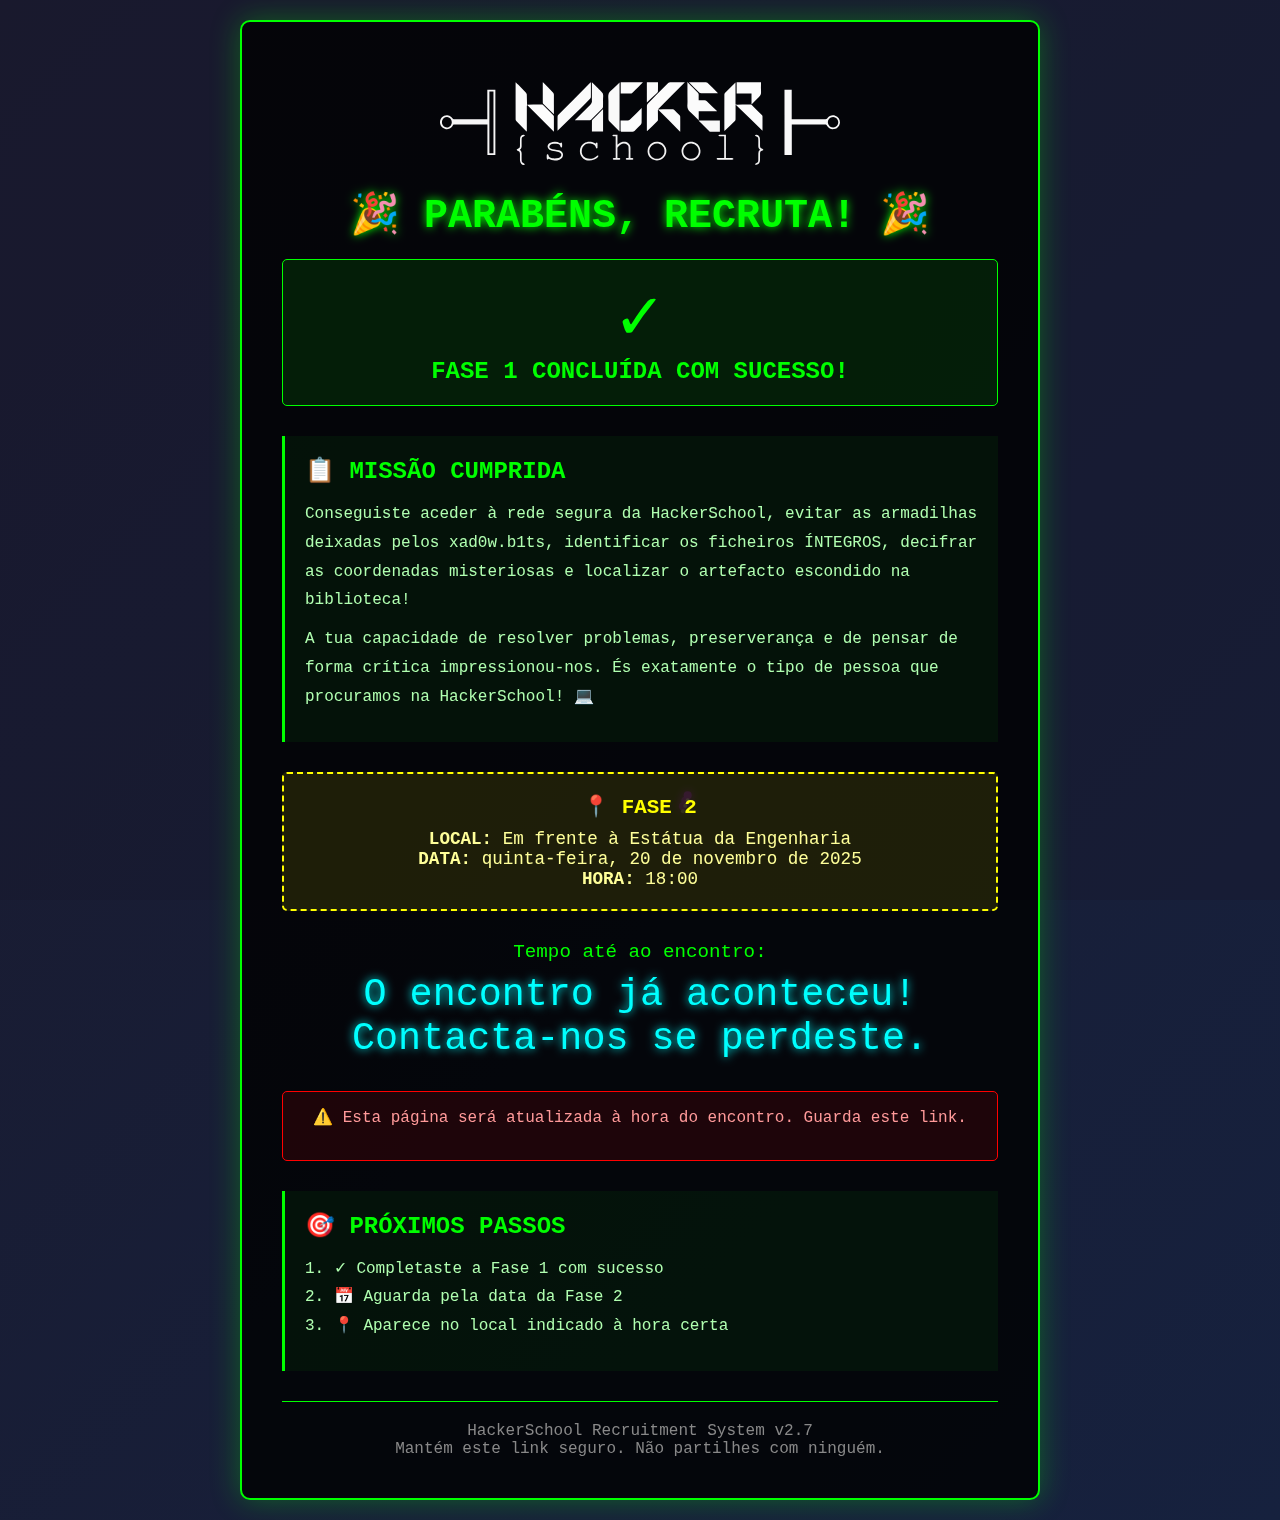
<file: congratulations/index.html>
<!DOCTYPE html>
<html lang="pt">
<head>
    <meta charset="UTF-8">
    <meta name="viewport" content="width=device-width, initial-scale=1.0">
    <title>Parabéns! - HackerSchool</title>
    <style>
        * {
            margin: 0;
            padding: 0;
            box-sizing: border-box;
        }

        body {
            background: linear-gradient(135deg, #1a1a2e 0%, #16213e 100%);
            font-family: 'Courier New', monospace;
            color: #0f0;
            min-height: 100vh;
            display: flex;
            justify-content: center;
            align-items: center;
            padding: 20px;
            position: relative;
            overflow-x: hidden;
            overflow-y: auto;
        }

        #fireworks-canvas {
            position: fixed;
            top: 0;
            left: 0;
            width: 100%;
            height: 100%;
            pointer-events: none;
            z-index: 0;
        }

        .container {
            max-width: 800px;
            background: rgba(0, 0, 0, 0.8);
            border: 2px solid #0f0;
            border-radius: 10px;
            padding: 40px;
            box-shadow: 0 0 30px rgba(0, 255, 0, 0.3);
            animation: glowPulse 2s ease-in-out infinite;
            position: relative;
            z-index: 1;
        }

        @keyframes glowPulse {
            0%, 100% { box-shadow: 0 0 30px rgba(0, 255, 0, 0.3); }
            50% { box-shadow: 0 0 50px rgba(0, 255, 0, 0.5); }
        }

        h1 {
            text-align: center;
            font-size: 2.5em;
            margin-bottom: 20px;
            color: #0f0;
            text-shadow: 0 0 10px #0f0;
        }

        .success-banner {
            background: rgba(0, 255, 0, 0.1);
            border: 1px solid #0f0;
            padding: 20px;
            margin: 20px 0;
            border-radius: 5px;
            text-align: center;
        }

        .checkmark {
            font-size: 4em;
            color: #0f0;
            animation: scaleIn 0.5s ease-out;
        }

        @keyframes scaleIn {
            0% { transform: scale(0); }
            50% { transform: scale(1.2); }
            100% { transform: scale(1); }
        }

        .mission-info {
            margin: 30px 0;
            padding: 20px;
            border-left: 3px solid #0f0;
            background: rgba(0, 255, 0, 0.05);
        }

        .mission-info h2 {
            color: #0f0;
            margin-bottom: 15px;
            font-size: 1.5em;
        }

        .mission-info p {
            margin: 10px 0;
            line-height: 1.8;
            color: #b0ffb0;
        }

        .location-box {
            background: rgba(255, 255, 0, 0.1);
            border: 2px dashed #ff0;
            padding: 20px;
            margin: 20px 0;
            text-align: center;
            border-radius: 5px;
        }

        .location-box h3 {
            color: #ff0;
            margin-bottom: 10px;
            font-size: 1.3em;
        }

        .location-box p {
            color: #ffff99;
            font-size: 1.1em;
        }

        .countdown {
            text-align: center;
            margin: 30px 0;
            font-size: 1.2em;
        }

        .countdown-timer {
            font-size: 2em;
            color: #0ff;
            text-shadow: 0 0 10px #0ff;
            margin: 10px 0;
        }

        .warning {
            background: rgba(255, 0, 0, 0.1);
            border: 1px solid #f00;
            padding: 15px;
            margin: 20px 0;
            border-radius: 5px;
            text-align: center;
            color: #ff9999;
        }

        .footer {
            text-align: center;
            margin-top: 30px;
            padding-top: 20px;
            border-top: 1px solid #0f0;
            color: #888;
        }

        .logo {
            text-align: center;
            margin: 20px 0;
        }

        .logo img {
            width: 100%;
            max-width: 400px;
            height: auto;
        }

        .logo-mobile {
            display: none;
        }

        @media (max-width: 768px) {
            body {
                align-items: flex-start;
                padding-top: 40px;
            }

            .container {
                padding: 20px;
                max-width: 95%;
                margin: 20px auto;
            }
            
            h1 {
                font-size: 1.8em;
            }

            .logo img {
                max-width: 300px;
            }

            .logo-mobile {
                display: none;
            }
            
            .mission-info p {
                font-size: 0.9em;
                line-height: 1.6;
            }

            .mission-info h2 {
                font-size: 1.2em;
            }

            .location-box p {
                font-size: 1em;
            }

            .countdown-timer {
                font-size: 1.5em;
            }

            .checkmark {
                font-size: 3em;
            }
        }

        @media (max-width: 480px) {
            body {
                padding-top: 20px;
            }

            .container {
                padding: 15px;
                margin: 10px auto;
            }

            h1 {
                font-size: 1.5em;
            }

            .logo img {
                max-width: 250px;
            }

            .mission-info {
                padding: 15px;
            }

            .location-box {
                padding: 15px;
            }

            .countdown {
                font-size: 1em;
            }

            .countdown-timer {
                font-size: 1.3em;
            }
        }
    </style>
</head>
<body>
    <canvas id="fireworks-canvas"></canvas>
    <div class="container">
        <div class="logo">
            <img src="logo.svg" alt="HackerSchool Logo">
        </div>

        <h1>🎉 PARABÉNS, RECRUTA! 🎉</h1>

        <div class="success-banner">
            <div class="checkmark">✓</div>
            <h2>FASE 1 CONCLUÍDA COM SUCESSO!</h2>
        </div>

        <div class="mission-info">
            <h2>📋 MISSÃO CUMPRIDA</h2>
            <p>
                Conseguiste aceder à rede segura da HackerSchool,
                evitar as armadilhas deixadas pelos xad0w.b1ts,
                identificar os ficheiros ÍNTEGROS, decifrar as coordenadas
                misteriosas e localizar o artefacto escondido na biblioteca!
            </p>
            <p>
                A tua capacidade de resolver problemas, preserverança e de pensar de forma crítica impressionou-nos.
                És exatamente o tipo de pessoa que procuramos na HackerSchool! 💻
            </p>
        </div>

        <div class="location-box">
            <h3>📍 FASE 2</h3>
            <p><strong>LOCAL:</strong> Em frente à Estátua da Engenharia</p>
            <p><strong>DATA:</strong> <span id="meetingDate">A confirmar</span></p>
            <p><strong>HORA:</strong> <span id="meetingTime">18:00</span></p>
        </div>

        <div class="countdown">
            <p>Tempo até ao encontro:</p>
            <div class="countdown-timer" id="countdown">
                Carregando...
            </div>
        </div>

        <div class="warning">
            ⚠️ Esta página será atualizada à hora do encontro. Guarda este link.<br><br>
            
        </div>

        <div class="mission-info">
            <h2>🎯 PRÓXIMOS PASSOS</h2>
            <p>
                1. ✓ Completaste a Fase 1 com sucesso<br>
                2. 📅 Aguarda pela data da Fase 2<br>
                3. 📍 Aparece no local indicado à hora certa<br>
            </p>
        </div>

        <div class="footer">
            <p>HackerSchool Recruitment System v2.7</p>
            <p>Mantém este link seguro. Não partilhes com ninguém.</p>
        </div>
    </div>

    <script>
        // Set meeting date (update this as needed)
        const meetingDate = new Date('2025-11-20T18:00:00');
        
        document.getElementById('meetingDate').textContent = 
            meetingDate.toLocaleDateString('pt-PT', { 
                weekday: 'long', 
                year: 'numeric', 
                month: 'long', 
                day: 'numeric' 
            });
        
        document.getElementById('meetingTime').textContent = 
            meetingDate.toLocaleTimeString('pt-PT', { 
                hour: '2-digit', 
                minute: '2-digit' 
            });

        // Countdown timer
        function updateCountdown() {
            const now = new Date().getTime();
            const distance = meetingDate - now;

            if (distance < 0) {
                document.getElementById('countdown').textContent = 
                    "O encontro já aconteceu! Contacta-nos se perdeste.";
                return;
            }

            const days = Math.floor(distance / (1000 * 60 * 60 * 24));
            const hours = Math.floor((distance % (1000 * 60 * 60 * 24)) / (1000 * 60 * 60));
            const minutes = Math.floor((distance % (1000 * 60 * 60)) / (1000 * 60));
            const seconds = Math.floor((distance % (1000 * 60)) / 1000);

            document.getElementById('countdown').textContent = 
                `${days}d ${hours}h ${minutes}m ${seconds}s`;
        }

        // Update countdown every second
        setInterval(updateCountdown, 1000);
        updateCountdown();

        // Matrix rain effect (optional, for extra flair)
        console.log('%c🎯 Bem-vindo à HackerSchool! 🎯', 
            'color: #0f0; font-size: 20px; font-weight: bold;');
        console.log('%cSe estás a ver isto, já sabes que somos curiosos por natureza 😉', 
            'color: #0ff; font-size: 14px;');

        // ========== FIREWORKS ANIMATION ==========
        const canvas = document.getElementById('fireworks-canvas');
        const ctx = canvas.getContext('2d');
        canvas.width = window.innerWidth;
        canvas.height = window.innerHeight;

        window.addEventListener('resize', () => {
            canvas.width = window.innerWidth;
            canvas.height = window.innerHeight;
        });

        class Particle {
            constructor(x, y, color) {
                this.x = x;
                this.y = y;
                this.color = color;
                this.velocity = {
                    x: (Math.random() - 0.5) * 8,
                    y: (Math.random() - 0.5) * 8
                };
                this.alpha = 1;
                this.decay = Math.random() * 0.015 + 0.015;
                this.size = Math.random() * 3 + 2;
            }

            update() {
                this.velocity.y += 0.1; // gravity
                this.x += this.velocity.x;
                this.y += this.velocity.y;
                this.alpha -= this.decay;
            }

            draw() {
                ctx.save();
                ctx.globalAlpha = this.alpha;
                ctx.fillStyle = this.color;
                ctx.beginPath();
                ctx.arc(this.x, this.y, this.size, 0, Math.PI * 2);
                ctx.fill();
                ctx.restore();
            }
        }

        class Firework {
            constructor() {
                // Start from bottom center area
                this.x = canvas.width * 0.4 + Math.random() * canvas.width * 0.2;
                this.y = canvas.height;
                
                // Target spreads out to sides and upward - inclinação >45º
                const spreadDirection = Math.random() - 0.5; // -0.5 to 0.5
                this.targetX = canvas.width * 0.5 + spreadDirection * canvas.width * 0.8;
                this.targetY = Math.random() * canvas.height * 0.25; // Explode only in top 25%
                
                this.exploded = false;
                this.particles = [];
                this.distanceTraveled = 0;
                
                // Calculate distance to target
                const dx = this.targetX - this.x;
                const dy = this.targetY - this.y;
                this.totalDistance = Math.sqrt(dx * dx + dy * dy);
                this.velocityX = (dx / this.totalDistance) * 6;
                this.velocityY = (dy / this.totalDistance) * 6;
                
                // Random bright colors
                const colors = [
                    '#ff0000', '#00ff00', '#0000ff', '#ffff00', 
                    '#ff00ff', '#00ffff', '#ff6600', '#ff0099',
                    '#00ff99', '#9900ff', '#ff9900', '#00ccff'
                ];
                this.color = colors[Math.floor(Math.random() * colors.length)];
            }

            update() {
                if (!this.exploded) {
                    this.x += this.velocityX;
                    this.y += this.velocityY;
                    
                    const dx = this.targetX - this.x;
                    const dy = this.targetY - this.y;
                    this.distanceTraveled += Math.sqrt(this.velocityX * this.velocityX + this.velocityY * this.velocityY);
                    
                    // Explode when close to target or traveled enough distance
                    if (this.distanceTraveled >= this.totalDistance * 0.9) {
                        this.explode();
                    }
                }

                for (let i = this.particles.length - 1; i >= 0; i--) {
                    this.particles[i].update();
                    if (this.particles[i].alpha <= 0) {
                        this.particles.splice(i, 1);
                    }
                }
            }

            explode() {
                this.exploded = true;
                const particleCount = Math.random() * 50 + 50;
                
                for (let i = 0; i < particleCount; i++) {
                    this.particles.push(new Particle(this.x, this.y, this.color));
                }
            }

            draw() {
                if (!this.exploded) {
                    // Draw the rocket trail
                    ctx.save();
                    ctx.shadowBlur = 10;
                    ctx.shadowColor = this.color;
                    ctx.fillStyle = this.color;
                    ctx.beginPath();
                    ctx.arc(this.x, this.y, 4, 0, Math.PI * 2);
                    ctx.fill();
                    
                    // Draw sparkle trail
                    ctx.globalAlpha = 0.6;
                    ctx.fillStyle = '#ffffff';
                    ctx.beginPath();
                    ctx.arc(this.x, this.y + 5, 2, 0, Math.PI * 2);
                    ctx.fill();
                    ctx.restore();
                }

                this.particles.forEach(particle => particle.draw());
            }

            isDead() {
                return this.exploded && this.particles.length === 0;
            }
        }

        let fireworks = [];
        let lastFireworkTime = 0;

        function animate(currentTime) {
            ctx.fillStyle = 'rgba(26, 26, 46, 0.15)';
            ctx.fillRect(0, 0, canvas.width, canvas.height);

            // Launch new fireworks randomly
            if (currentTime - lastFireworkTime > Math.random() * 800 + 400) {
                fireworks.push(new Firework());
                lastFireworkTime = currentTime;
            }

            // Update and draw fireworks
            for (let i = fireworks.length - 1; i >= 0; i--) {
                fireworks[i].update();
                fireworks[i].draw();
                
                if (fireworks[i].isDead()) {
                    fireworks.splice(i, 1);
                }
            }

            requestAnimationFrame(animate);
        }

        animate(0);
    </script>
</body>
</html>
</file>
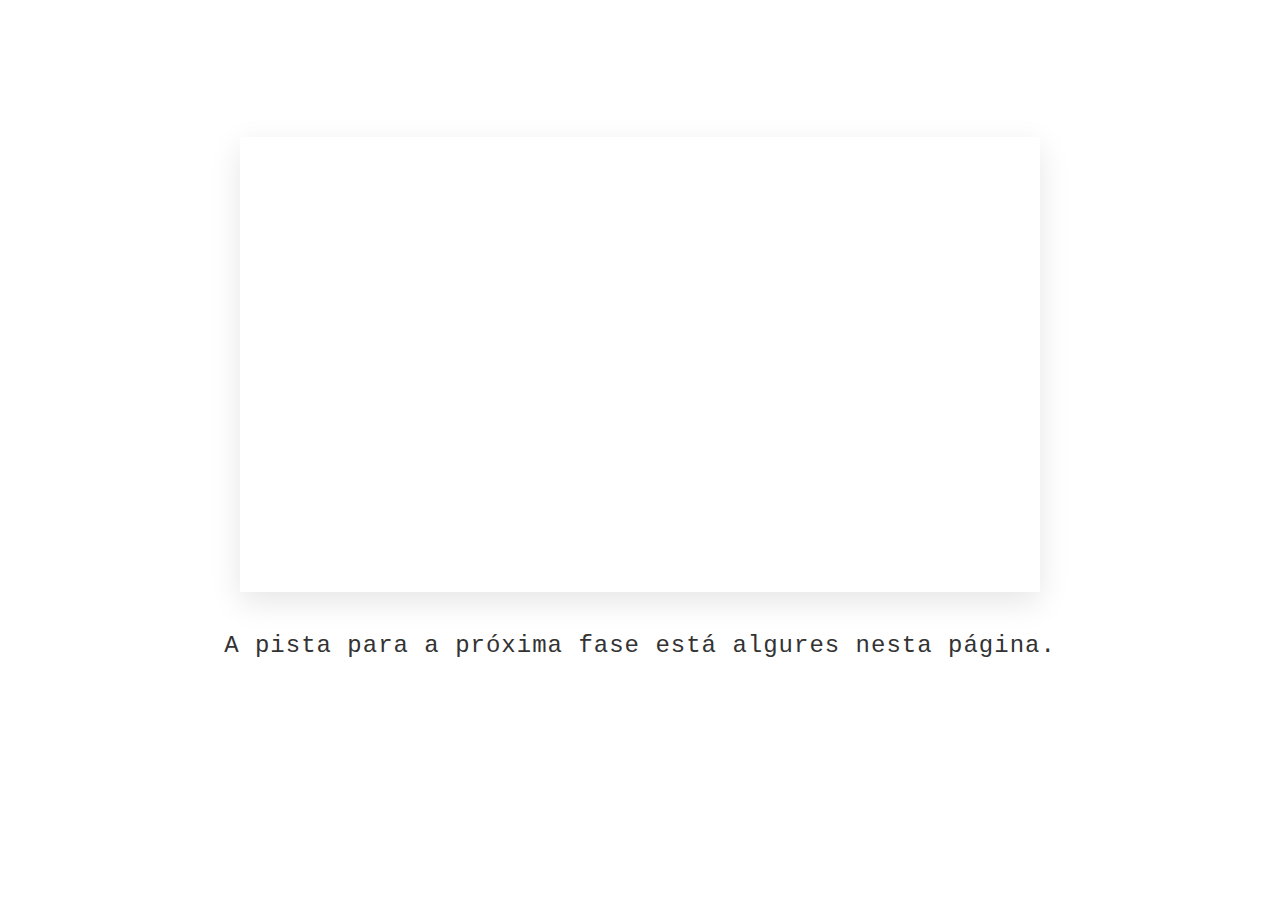
<file: fase0/index.html>
<!DOCTYPE html>
<html lang="pt">
<head>
    <meta charset="UTF-8">
    <meta name="viewport" content="width=device-width, initial-scale=1.0">
    <title>HackerSchool - ???</title>
    <style>
        * {
            margin: 0;
            padding: 0;
            box-sizing: border-box;
        }

        body {
            font-family: 'Courier New', monospace;
            background: white;
            overflow-x: hidden;
            transition: background 1s ease;
        }

        /* FASE 1: Página Branca Normal */
        #white-page {
            min-height: 100vh;
            background: white;
            display: flex;
            flex-direction: column;
            align-items: center;
            justify-content: center;
            padding: 40px 20px;
            transition: opacity 1s ease;
        }

        #white-page.hidden {
            opacity: 0;
            pointer-events: none;
        }

        .video-container {
            width: 100%;
            max-width: 800px;
            margin-bottom: 40px;
            box-shadow: 0 10px 30px rgba(0,0,0,0.1);
        }

        .video-container iframe {
            width: 100%;
            height: 450px;
            border: none;
            border-radius: 8px;
        }

        .hint-text {
            font-size: 24px;
            color: #333;
            text-align: center;
            margin-bottom: 60px;
            letter-spacing: 1px;
        }

        /* Botão Secreto Camuflado */
        .secret-button {
            background: white;
            color: white;
            border: 1px solid white;
            padding: 4px 10px;
            font-size: 13px;
            cursor: default;
            border-radius: 3px;
            transition: all 0.5s ease;
            font-family: 'Courier New', monospace;
            font-weight: normal;
            letter-spacing: 0.5px;
            margin-top: 20px;
            align-self: flex-start;
            margin-left: 15%;
        }

        .secret-button:hover {
            background: #000;
            color: #0f0;
            border-color: #0f0;
            box-shadow: 0 0 30px rgba(0, 255, 0, 0.5);
            cursor: pointer;
            animation: glitch 0.3s infinite;
        }

        @keyframes glitch {
            0% { transform: skew(0deg); }
            25% { transform: skew(2deg); }
            50% { transform: skew(-2deg); }
            75% { transform: skew(1deg); }
            100% { transform: skew(0deg); }
        }

        /* FASE 2: Página Hacker Matrix */
        #hacker-page {
            position: fixed;
            top: 0;
            left: 0;
            width: 100vw;
            height: 100vh;
            background: #000;
            display: none;
            z-index: 1000;
            opacity: 0;
        }

        #hacker-page.active {
            display: block;
            animation: fadeIn 2s forwards;
        }

        @keyframes fadeIn {
            to { opacity: 1; }
        }

        #matrix-canvas {
            position: absolute;
            top: 0;
            left: 0;
            width: 100%;
            height: 100%;
        }

        .hacker-content {
            position: relative;
            z-index: 10;
            display: flex;
            flex-direction: column;
            align-items: center;
            justify-content: center;
            height: 100vh;
            text-align: center;
            padding: 20px;
        }

        .hacker-title {
            font-size: 60px;
            color: #0f0;
            text-shadow: 0 0 20px #0f0;
            margin-bottom: 40px;
            opacity: 0;
            animation: glitchIn 2s forwards 1s;
            font-weight: bold;
            letter-spacing: 4px;
        }

        @keyframes glitchIn {
            0% { opacity: 0; transform: translateY(-50px); }
            50% { opacity: 0.5; }
            100% { opacity: 1; transform: translateY(0); }
        }

        .terminal-box {
            background: rgba(0, 0, 0, 0.9);
            border: 2px solid #0f0;
            border-radius: 10px;
            padding: 30px;
            max-width: 700px;
            box-shadow: 0 0 50px rgba(0, 255, 0, 0.3);
            opacity: 0;
            animation: slideUp 1s forwards 2s;
        }

        @keyframes slideUp {
            0% { opacity: 0; transform: translateY(50px); }
            100% { opacity: 1; transform: translateY(0); }
        }

        .typing-text {
            font-size: 20px;
            color: #0f0;
            text-align: left;
            line-height: 1.8;
            margin-bottom: 30px;
        }

        .cursor-blink {
            animation: blink 0.8s infinite;
        }

        @keyframes blink {
            0%, 50% { opacity: 1; }
            51%, 100% { opacity: 0; }
        }

        .link-reveal {
            margin-top: 20px;
            opacity: 0;
        }

        .link-reveal.show {
            animation: linkFadeIn 2s forwards;
        }

        @keyframes linkFadeIn {
            0% { opacity: 0; filter: blur(10px); }
            100% { opacity: 1; filter: blur(0); }
        }

        .hacker-link {
            display: inline-block;
            padding: 20px 50px;
            background: transparent;
            border: 3px solid #0f0;
            color: #0f0;
            text-decoration: none;
            font-size: 24px;
            font-weight: bold;
            letter-spacing: 3px;
            transition: all 0.3s ease;
            position: relative;
            overflow: hidden;
        }

        .hacker-link::before {
            content: '';
            position: absolute;
            top: 0;
            left: -100%;
            width: 100%;
            height: 100%;
            background: #0f0;
            transition: left 0.5s ease;
            z-index: -1;
        }

        .hacker-link:hover::before {
            left: 0;
        }

        .hacker-link:hover {
            color: #000;
            box-shadow: 0 0 30px rgba(0, 255, 0, 0.8);
            transform: scale(1.05);
        }

        .command-line {
            color: #0f0;
            font-size: 18px;
            margin: 5px 0;
            opacity: 0;
        }

        .command-line.show {
            animation: commandIn 0.5s forwards;
        }

        @keyframes commandIn {
            to { opacity: 1; }
        }

        @media (max-width: 768px) {
            .hacker-title {
                font-size: 40px;
            }
            .video-container iframe {
                height: 300px;
            }
            .hacker-link {
                font-size: 18px;
                padding: 15px 30px;
            }
        }
    </style>
</head>
<body>
    <!-- FASE 1: Página Branca com Vídeo -->
    <div id="white-page">
        <div class="video-container">
            
            <iframe 
                src="https://www.youtube.com/embed/nHmB98J3et0?si=6Ej4qhm1xm2G0KKB" 
                title="YouTube video player" 
                allow="accelerometer; autoplay; clipboard-write; encrypted-media; gyroscope; picture-in-picture" 
                allowfullscreen>
            </iframe>
        </div>
        <p class="hint-text">A pista para a próxima fase está algures nesta página.</p>
        <button class="secret-button" id="secretBtn">Entrar</button>
    </div>

    <!-- FASE 2: Página Hacker Matrix -->
    <div id="hacker-page">
        <canvas id="matrix-canvas"></canvas>
        <div class="hacker-content">
            <div class="hacker-title">O DESAFIO COMEÇA AQUI.</div>
            <div class="terminal-box">
                <div class="typing-text">
                    <div class="command-line" id="cmd1">> ACESSO CONCEDIDO...</div>
                    <div class="command-line" id="cmd2">> INICIANDO SISTEMA HACKERSCHOOL RECRUITMENT SYSTEM...</div>
                    <div class="command-line" id="cmd3">> DECRIPTANDO COORDENADAS...</div>
                    <div class="command-line" id="cmd4">> FASE 1 DISPONÍVEL<span class="cursor-blink">_</span></div>
                </div>
                <div class="link-reveal" id="linkReveal">
                    <a href="https://hackerschool.github.io/HRS/" class="hacker-link" target="_blank">
                        [ INICIAR MISSÃO ]
                    </a>
                </div>
            </div>
        </div>
    </div>

    <script>
        // Matrix Rain Effect
        class Symbol {
            constructor(x, y, fontSize, canvasHeight) {
                this.characters = "アァカサタナハマヤャラワガザダバパイィキシチニヒミリヰギジヂビピウゥクスツヌフムユュルグズブヅプエェケセテネヘメレヱゲゼデベペオォコソトノホモヨョロヲゴゾドボポヴッン0123456789ABCDEFGHIJKLMNOPQRSTUVWXYZ";
                this.x = x;
                this.y = y;
                this.fontSize = fontSize;
                this.canvasHeight = canvasHeight;
                this.text = "";
            }

            draw(context) {
                this.text = this.characters.charAt(
                    Math.floor(Math.random() * this.characters.length)
                );
                context.textAlign = "center";
                context.font = this.fontSize + "px monospace";
                context.fillText(this.text, this.x * this.fontSize, this.y * this.fontSize);
            }

            update() {
                if (this.y * this.fontSize > this.canvasHeight && Math.random() > 0.98) {
                    this.y = 0;
                } else {
                    this.y += 1;
                }
            }
        }

        class Effect {
            constructor(canvasWidth, canvasHeight) {
                this.canvasWidth = canvasWidth;
                this.canvasHeight = canvasHeight;
                this.fontSize = 17;
                this.columns = canvasWidth / this.fontSize;
                this.symbols = [];
                this.initialize();
            }

            initialize() {
                for (let i = 0; i < this.columns; i++) {
                    this.symbols[i] = new Symbol(i, 0, this.fontSize, this.canvasHeight);
                }
            }

            resize(width, height) {
                this.canvasWidth = width;
                this.canvasHeight = height;
                this.columns = this.canvasWidth / this.fontSize;
                this.symbols = [];
                this.initialize();
            }
        }

        let matrixEffect = null;
        let animationId = null;

        function startMatrixRain() {
            const canvas = document.getElementById('matrix-canvas');
            const ctx = canvas.getContext('2d');
            canvas.width = window.innerWidth;
            canvas.height = window.innerHeight;

            const singleColor = "#0aff0a";
            matrixEffect = new Effect(canvas.width, canvas.height);

            let lastTime = 0;
            const fps = 50;
            const nextframe = 1000 / fps;
            let timer = 0;

            function animate(timeStamp) {
                const deltaTime = timeStamp - lastTime;
                lastTime = timeStamp;

                if (timer > nextframe) {
                    ctx.fillStyle = "rgba(0, 0, 0, 0.05)";
                    ctx.fillRect(0, 0, canvas.width, canvas.height);
                    ctx.fillStyle = singleColor;
                    
                    matrixEffect.symbols.forEach((symbol) => {
                        symbol.draw(ctx);
                        symbol.update();
                    });
                    timer = 0;
                } else {
                    timer += deltaTime;
                }

                animationId = requestAnimationFrame(animate);
            }
            animate(0);

            window.addEventListener("resize", () => {
                canvas.width = window.innerWidth;
                canvas.height = window.innerHeight;
                matrixEffect.resize(canvas.width, canvas.height);
            });
        }

        // Transition Logic
        document.getElementById('secretBtn').addEventListener('click', function() {
            const whitePage = document.getElementById('white-page');
            const hackerPage = document.getElementById('hacker-page');
            
            // Fade out white page
            whitePage.classList.add('hidden');
            /* pista woof woof. olá. fixe teres passado por aqui. sinto-me na obrigação de dizer: não é isto que fazemos na hackerschool. se gostas de cyber e fazer CTFs, junta-te à STT ou a outro clube de cibersegurança. o objetivo do núcleo é sermos hackers da tecnologia overall e divertirmo-nos com as ferramentas com que o nosso século nos presenteia. fazer estes joguinhos e tals é o tipo de coisas que se faz por aqui, não esperes malta a fazer pwn ou ataques dns. se estás ok com isso, então junta-te ao gang. lov you e espero ver-te em breve. arpg */
            
            // After fade, show hacker page with matrix
            setTimeout(() => {
                whitePage.style.display = 'none';
                hackerPage.classList.add('active');
                startMatrixRain();
                
                // Animate command lines
                setTimeout(() => document.getElementById('cmd1').classList.add('show'), 500);
                setTimeout(() => document.getElementById('cmd2').classList.add('show'), 1500);
                setTimeout(() => document.getElementById('cmd3').classList.add('show'), 2500);
                setTimeout(() => document.getElementById('cmd4').classList.add('show'), 3500);
                setTimeout(() => document.getElementById('linkReveal').classList.add('show'), 4500);
            }, 1000);
        });
    </script>
</body>
</html>
</file>
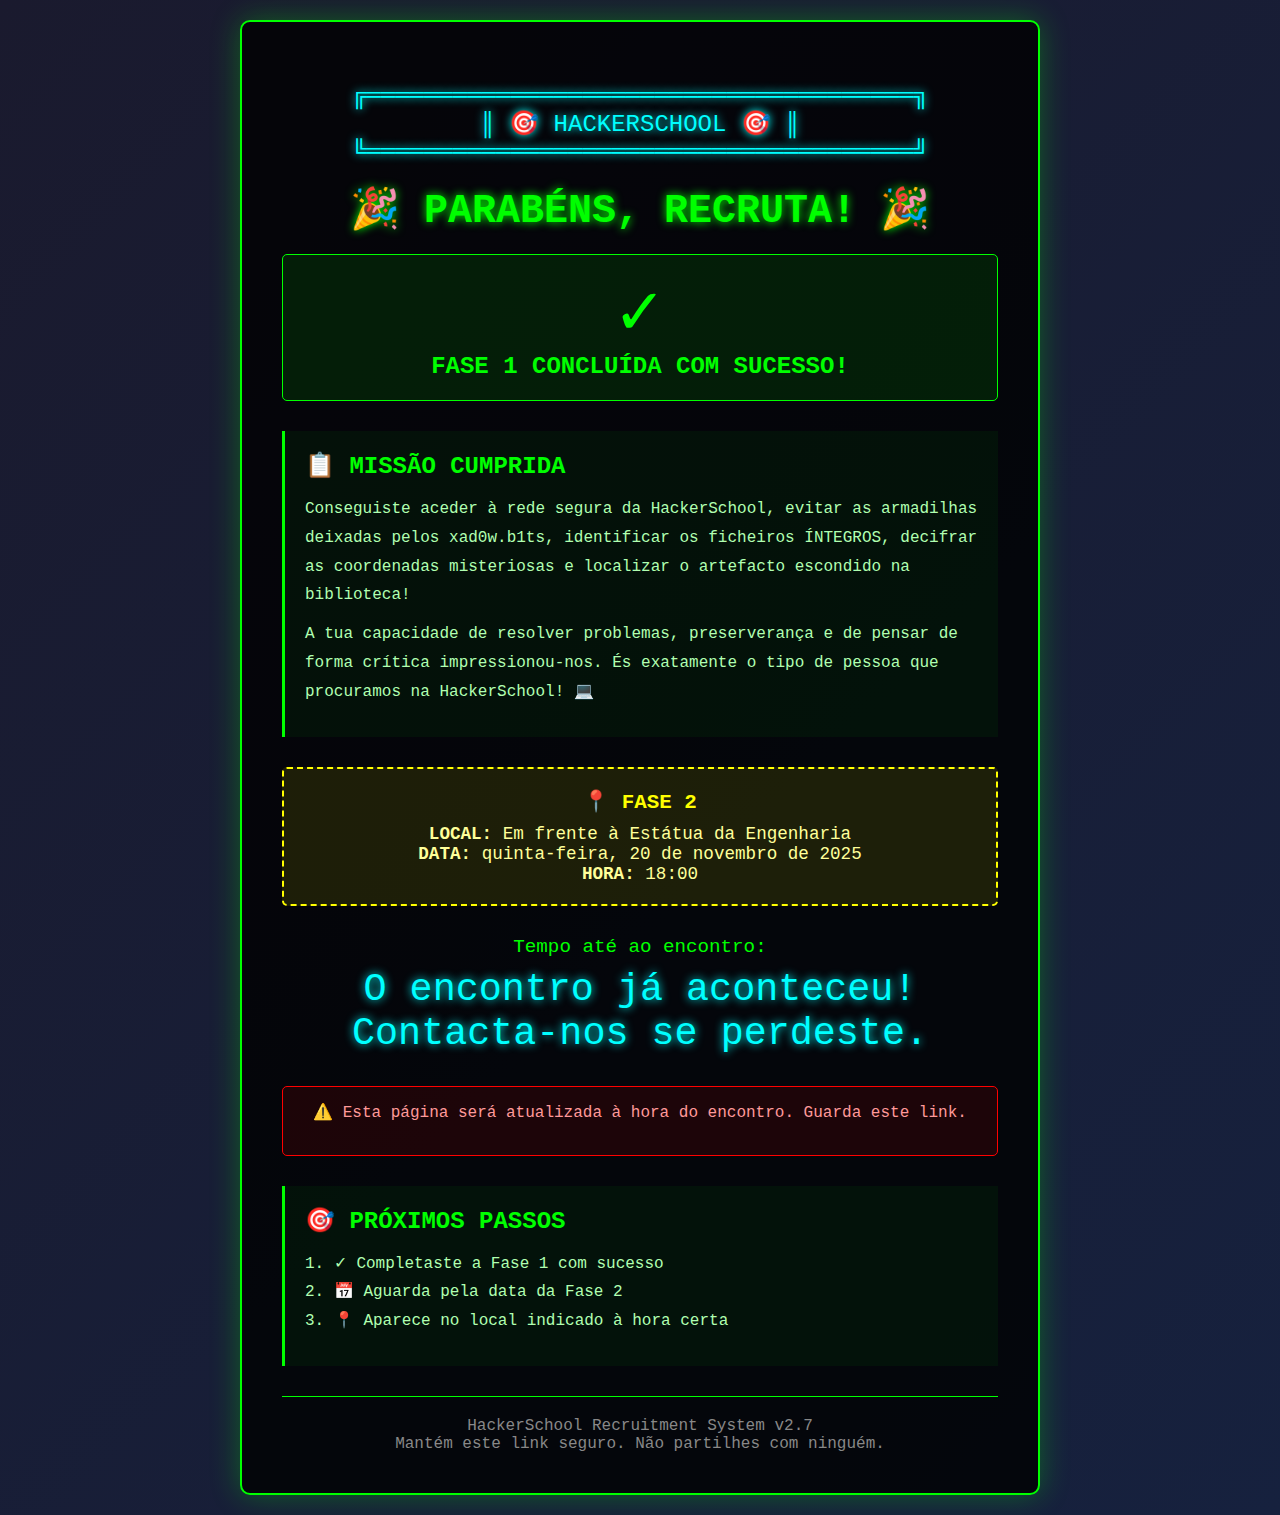
<file: congratulations.html>
<!DOCTYPE html>
<html lang="pt">
<head>
    <meta charset="UTF-8">
    <meta name="viewport" content="width=device-width, initial-scale=1.0">
    <title>Parabéns! - HackerSchool</title>
    <style>
        * {
            margin: 0;
            padding: 0;
            box-sizing: border-box;
        }

        body {
            background: linear-gradient(135deg, #1a1a2e 0%, #16213e 100%);
            font-family: 'Courier New', monospace;
            color: #0f0;
            min-height: 100vh;
            display: flex;
            justify-content: center;
            align-items: center;
            padding: 20px;
        }

        .container {
            max-width: 800px;
            background: rgba(0, 0, 0, 0.8);
            border: 2px solid #0f0;
            border-radius: 10px;
            padding: 40px;
            box-shadow: 0 0 30px rgba(0, 255, 0, 0.3);
            animation: glowPulse 2s ease-in-out infinite;
        }

        @keyframes glowPulse {
            0%, 100% { box-shadow: 0 0 30px rgba(0, 255, 0, 0.3); }
            50% { box-shadow: 0 0 50px rgba(0, 255, 0, 0.5); }
        }

        h1 {
            text-align: center;
            font-size: 2.5em;
            margin-bottom: 20px;
            color: #0f0;
            text-shadow: 0 0 10px #0f0;
        }

        .success-banner {
            background: rgba(0, 255, 0, 0.1);
            border: 1px solid #0f0;
            padding: 20px;
            margin: 20px 0;
            border-radius: 5px;
            text-align: center;
        }

        .checkmark {
            font-size: 4em;
            color: #0f0;
            animation: scaleIn 0.5s ease-out;
        }

        @keyframes scaleIn {
            0% { transform: scale(0); }
            50% { transform: scale(1.2); }
            100% { transform: scale(1); }
        }

        .mission-info {
            margin: 30px 0;
            padding: 20px;
            border-left: 3px solid #0f0;
            background: rgba(0, 255, 0, 0.05);
        }

        .mission-info h2 {
            color: #0f0;
            margin-bottom: 15px;
            font-size: 1.5em;
        }

        .mission-info p {
            margin: 10px 0;
            line-height: 1.8;
            color: #b0ffb0;
        }

        .location-box {
            background: rgba(255, 255, 0, 0.1);
            border: 2px dashed #ff0;
            padding: 20px;
            margin: 20px 0;
            text-align: center;
            border-radius: 5px;
        }

        .location-box h3 {
            color: #ff0;
            margin-bottom: 10px;
            font-size: 1.3em;
        }

        .location-box p {
            color: #ffff99;
            font-size: 1.1em;
        }

        .countdown {
            text-align: center;
            margin: 30px 0;
            font-size: 1.2em;
        }

        .countdown-timer {
            font-size: 2em;
            color: #0ff;
            text-shadow: 0 0 10px #0ff;
            margin: 10px 0;
        }

        .warning {
            background: rgba(255, 0, 0, 0.1);
            border: 1px solid #f00;
            padding: 15px;
            margin: 20px 0;
            border-radius: 5px;
            text-align: center;
            color: #ff9999;
        }

        .footer {
            text-align: center;
            margin-top: 30px;
            padding-top: 20px;
            border-top: 1px solid #0f0;
            color: #888;
        }

        .logo {
            text-align: center;
            margin: 20px 0;
            font-size: 1.5em;
            color: #0ff;
            text-shadow: 0 0 10px #0ff;
        }

        @media (max-width: 600px) {
            .container {
                padding: 20px;
            }
            
            h1 {
                font-size: 1.8em;
            }
            
            .mission-info p {
                font-size: 0.9em;
            }
        }
    </style>
</head>
<body>
    <div class="container">
        <div class="logo">
            ╔══════════════════════════════════════╗<br>
            ║        🎯  HACKERSCHOOL  🎯          ║<br>
            ╚══════════════════════════════════════╝
        </div>

        <h1>🎉 PARABÉNS, RECRUTA! 🎉</h1>

        <div class="success-banner">
            <div class="checkmark">✓</div>
            <h2>FASE 1 CONCLUÍDA COM SUCESSO!</h2>
        </div>

        <div class="mission-info">
            <h2>📋 MISSÃO CUMPRIDA</h2>
            <p>
                Conseguiste aceder à rede segura da HackerSchool,
                evitar as armadilhas deixadas pelos xad0w.b1ts,
                identificar os ficheiros ÍNTEGROS, decifrar as coordenadas
                misteriosas e localizar o artefacto escondido na biblioteca!
            </p>
            <p>
                A tua capacidade de resolver problemas, preserverança e de pensar de forma crítica impressionou-nos.
                És exatamente o tipo de pessoa que procuramos na HackerSchool! 💻
            </p>
        </div>

        <div class="location-box">
            <h3>📍 FASE 2</h3>
            <p><strong>LOCAL:</strong> Em frente à Estátua da Engenharia</p>
            <p><strong>DATA:</strong> <span id="meetingDate">A confirmar</span></p>
            <p><strong>HORA:</strong> <span id="meetingTime">18:00</span></p>
        </div>

        <div class="countdown">
            <p>Tempo até ao encontro:</p>
            <div class="countdown-timer" id="countdown">
                Carregando...
            </div>
        </div>

        <div class="warning">
            ⚠️ Esta página será atualizada à hora do encontro. Guarda este link.<br><br>
            
        </div>

        <div class="mission-info">
            <h2>🎯 PRÓXIMOS PASSOS</h2>
            <p>
                1. ✓ Completaste a Fase 1 com sucesso<br>
                2. 📅 Aguarda pela data da Fase 2<br>
                3. 📍 Aparece no local indicado à hora certa<br>
            </p>
        </div>

        <div class="footer">
            <p>HackerSchool Recruitment System v2.7</p>
            <p>Mantém este link seguro. Não partilhes com ninguém.</p>
        </div>
    </div>

    <script>
        // Set meeting date (update this as needed)
        const meetingDate = new Date('2025-11-20T18:00:00');
        
        document.getElementById('meetingDate').textContent = 
            meetingDate.toLocaleDateString('pt-PT', { 
                weekday: 'long', 
                year: 'numeric', 
                month: 'long', 
                day: 'numeric' 
            });
        
        document.getElementById('meetingTime').textContent = 
            meetingDate.toLocaleTimeString('pt-PT', { 
                hour: '2-digit', 
                minute: '2-digit' 
            });

        // Countdown timer
        function updateCountdown() {
            const now = new Date().getTime();
            const distance = meetingDate - now;

            if (distance < 0) {
                document.getElementById('countdown').textContent = 
                    "O encontro já aconteceu! Contacta-nos se perdeste.";
                return;
            }

            const days = Math.floor(distance / (1000 * 60 * 60 * 24));
            const hours = Math.floor((distance % (1000 * 60 * 60 * 24)) / (1000 * 60 * 60));
            const minutes = Math.floor((distance % (1000 * 60 * 60)) / (1000 * 60));
            const seconds = Math.floor((distance % (1000 * 60)) / 1000);

            document.getElementById('countdown').textContent = 
                `${days}d ${hours}h ${minutes}m ${seconds}s`;
        }

        // Update countdown every second
        setInterval(updateCountdown, 1000);
        updateCountdown();

        // Matrix rain effect (optional, for extra flair)
        console.log('%c🎯 Bem-vindo à HackerSchool! 🎯', 
            'color: #0f0; font-size: 20px; font-weight: bold;');
        console.log('%cSe estás a ver isto, já sabes que somos curiosos por natureza 😉', 
            'color: #0ff; font-size: 14px;');
    </script>
</body>
</html>
</file>
